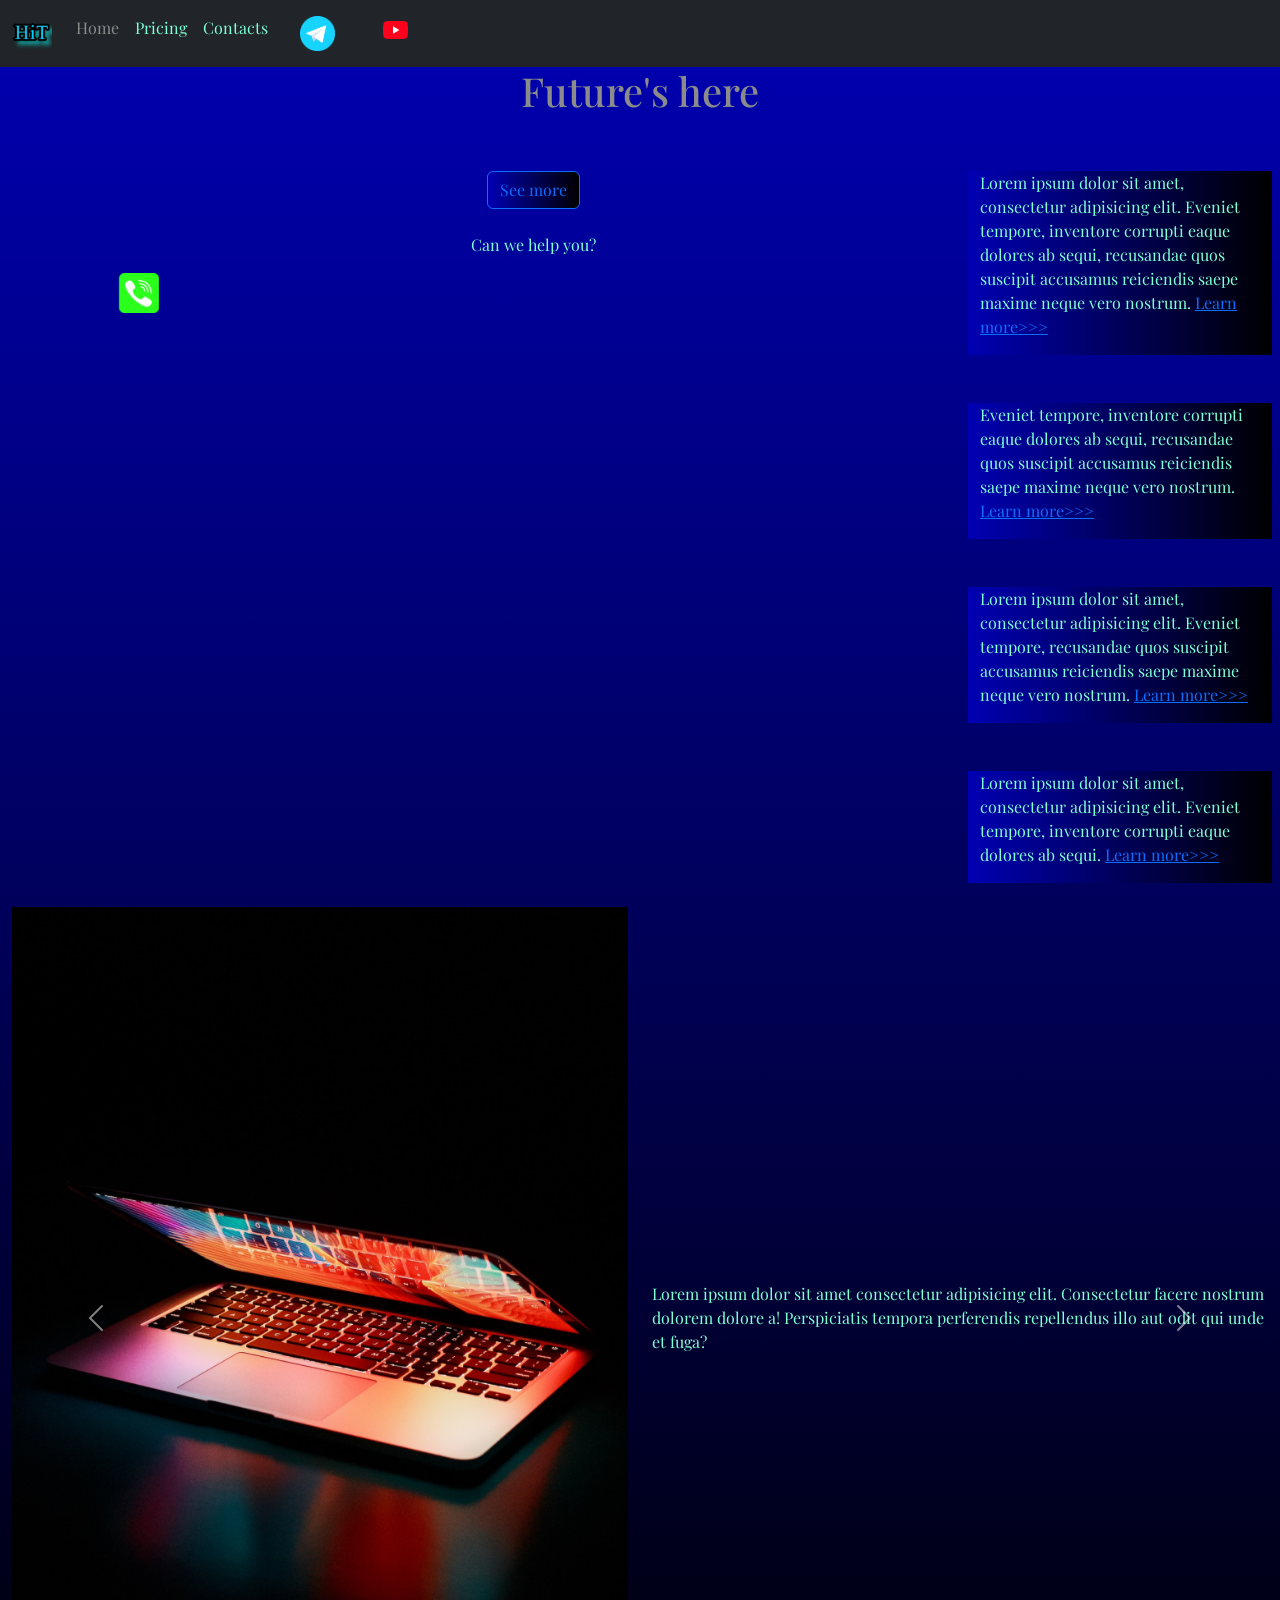
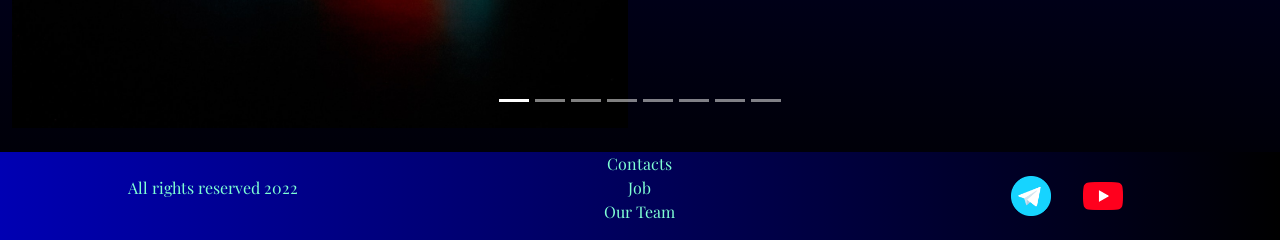
<file: index.html>
<!DOCTYPE html>
<html lang="en">

<head>
    <meta charset="UTF-8">
    <meta name="viewport" content="width=device-width, initial-scale=1.0">
    <link href="https://cdn.jsdelivr.net/npm/bootstrap@5.2.3/dist/css/bootstrap.min.css" rel="stylesheet"
        integrity="sha384-rbsA2VBKQhggwzxH7pPCaAqO46MgnOM80zW1RWuH61DGLwZJEdK2Kadq2F9CUG65" crossorigin="anonymous">
    <link rel="stylesheet" href="source/styles/mycss.css">
    <link rel="stylesheet" href="source/styles/bgvideo.css">

    <link rel="apple-touch-icon" sizes="180x180" href="source/files/favicon_io/apple-touch-icon.png">
    <link rel="icon" type="image/png" sizes="32x32" href="source/files/favicon_io/favicon-32x32.png">
    <link rel="icon" type="image/png" sizes="16x16" href="source/files/favicon_io/favicon-16x16.png">
    <link rel="manifest" href="source/files/favicon_io/site.webmanifest">
    <title>HiT</title>
</head>

<body>
    <header>
        <nav class="navbar navbar-expand-lg navbar-light bg-dark">
            <div class="container-fluid">
                <a class="navbar-brand" href="/"><img src="source/files/logo.png" alt="..."></a>
                <button class="navbar-toggler" type="button" data-bs-toggle="collapse" data-bs-target="#navbarNav"
                    aria-controls="navbarNav" aria-expanded="false" aria-label="Toggle navigation">
                    <span class="navbar-toggler-icon"></span>
                </button>
                <div class="collapse navbar-collapse" id="navbarNav">
                    <ul class="navbar-nav">
                        <li class="nav-item">
                            <a class="nav-link active" aria-current="page" href="/">Home</a>
                        </li>
                        <li class="nav-item">
                            <a class="nav-link" href="pricing.html">Pricing</a>
                        <li class="nav-item">
                            <a class="nav-link" href="pricing.html">Contacts</a>
                        </li>
                        <li class="nav-item">
                            <a class="nav-link" href="pricing.html">
                                <img style="width: 35px; margin-inline: 1em;" src="source/files/tg.png" alt="...">
                            </a>
                        </li>
                        <li class="nav-item">
                            <a class="nav-link" href="pricing.html">
                                <img style="width: 25px; margin-inline: 1em;" src="source/files/yt.png" alt="...">
                            </a>
                        </li>
                    </ul>
                </div>
            </div>
        </nav>
    </header>

    <section>
        <div class="bgvideo">
            <video src="source/files/204565-924698132_tiny.mp4" type="video/mp4" autoplay muted loop></video>
            <div class="effect"></div>
            <div class="video-text">
                <h1>Future's here</h1>
            </div>
        </div>

        <div class="container-fluid mt-4">
            <div class="row">
                <div class="col-lg-1">
                </div>

                <div class="col-lg-8 col-md-12">
                    <div class="row">
                        <div id="carouselExampleIndicators" class="carousel slide" data-bs-ride="true">
                        </div>


                        <div class="col-lg-12 col-md-12 text-center mt-4">
                            <button type="button" class="btn btn-outline-primary">See more</button>
                        </div>
                        <div class="col-lg-12 col-md-12 text-center mt-4">
                            <p>Can we help you?</p>
                        </div>
                        <div class="col-lg-12 col-md-12">
                            <img class="call-aim" style="width: 40px;" src="source/files/phone.png" alt="...">
                        </div>
                    </div>
                </div>

                <div class="col-lg-3 col-md-12">
                    <div class="row px-2">
                        <div class="col-lg-12 sidebar my-4">
                            <p>Lorem ipsum dolor sit amet, consectetur adipisicing elit. Eveniet tempore, inventore
                                corrupti eaque dolores ab sequi, recusandae quos suscipit accusamus reiciendis saepe
                                maxime neque vero nostrum. <a href="#">Learn more>>></a></p>
                        </div>
                        <div class="col-lg-12 sidebar my-4">
                            <p>Eveniet tempore, inventore corrupti eaque dolores ab sequi, recusandae quos suscipit
                                accusamus reiciendis saepe maxime neque vero nostrum. <a href="#">Learn more>>></a></p>
                        </div>
                        <div class="col-lg-12 sidebar my-4">
                            <p>Lorem ipsum dolor sit amet, consectetur adipisicing elit. Eveniet tempore, recusandae
                                quos suscipit accusamus reiciendis saepe maxime neque vero nostrum. <a href="#">Learn
                                    more>>></a></p>
                        </div>
                        <div class="col-lg-12 sidebar my-4">
                            <p>Lorem ipsum dolor sit amet, consectetur adipisicing elit. Eveniet tempore, inventore
                                corrupti eaque dolores ab sequi.
                                <a href="#">Learn more>>></a>
                            </p>
                        </div>
                    </div>
                </div>
                <div id="carouselExampleIndicators" class="carousel slide" data-bs-ride="carousel">
                    <div class="carousel-indicators">
                        <button type="button" data-bs-target="#carouselExampleIndicators" data-bs-slide-to="0"
                            class="active" aria-current="true" aria-label="Slide 1"></button>
                        <button type="button" data-bs-target="#carouselExampleIndicators" data-bs-slide-to="1"
                            aria-label="Slide 2"></button>
                        <button type="button" data-bs-target="#carouselExampleIndicators" data-bs-slide-to="2"
                            aria-label="Slide 3"></button>
                        <button type="button" data-bs-target="#carouselExampleIndicators" data-bs-slide-to="3"
                            aria-label="Slide 4"></button>
                        <button type="button" data-bs-target="#carouselExampleIndicators" data-bs-slide-to="4"
                            aria-label="Slide 5"></button>
                        <button type="button" data-bs-target="#carouselExampleIndicators" data-bs-slide-to="5"
                            aria-label="Slide 6"></button>
                        <button type="button" data-bs-target="#carouselExampleIndicators" data-bs-slide-to="6"
                            aria-label="Slide 7"></button>
                        <button type="button" data-bs-target="#carouselExampleIndicators" data-bs-slide-to="7"
                            aria-label="Slide 8"></button>
                    </div>
                    <div class="carousel-inner">
                        <div class="carousel-item active">
                            <div class="d-block w-100">
                                <div class="row">
                                    <div class="col-lg-6 col-md-6">
                                        <img src="source/files/laptop.png" class="w-100" alt="...">
                                    </div>
                                    <div class="col-lg-6 col-md-6 slide-text">
                                        <p class="slide-text">Lorem ipsum dolor sit amet consectetur adipisicing elit.
                                            Consectetur facere nostrum dolorem dolore a! Perspiciatis tempora
                                            perferendis repellendus illo aut odit qui unde et fuga?</p>
                                    </div>
                                </div>
                            </div>
                        </div>
                        <div class="carousel-item">
                            <div class="d-block w-100">
                                <div class="row">
                                    <div class="col-lg-6 col-md-6">
                                        <img src="source/files/gaming pc.png" class="w-100" alt="...">
                                    </div>
                                    <div class="col-lg-6 col-md-6 slide-text">
                                        <p class="slide-text">Lorem ipsum dolor sit amet consectetur adipisicing elit.
                                            Consectetur facere nostrum dolorem dolore a! Perspiciatis tempora
                                            perferendis repellendus illo </p>
                                    </div>
                                </div>
                            </div>
                        </div>
                        <div class="carousel-item">
                            <div class="d-block w-100">
                                <div class="row">
                                    <div class="col-lg-6 col-md-6">
                                        <img src="source/files/vr.png" class="w-100" alt="...">
                                    </div>
                                    <div class="col-lg-6 col-md-6 slide-text">
                                        <p class="slide-text">Lorem ipsum dolor sit amet consectetur adipisicing elit.
                                            Consectetur facere nostrum dolorem dolore</p>
                                    </div>
                                </div>
                            </div>
                        </div>
                    </div>
                    <div class="carousel-item">
                        <div class="d-block w-100">
                            <div class="row">
                                <div class="col-lg-6 col-md-6">
                                    <img src="source/files/controller.png" class="w-100" alt="...">
                                </div>
                                <div class="col-lg-6 col-md-6 slide-text">
                                    <p class="slide-text">Lorem ipsum dolor sit amet consectetur adipisicing elit.
                                        Consectetur facere nostrum dolorem dolore a! Perspiciatis tempora perferendis
                                        repellendus illo </p>
                                </div>
                            </div>
                        </div>
                    </div>
                    <button class="carousel-control-prev" type="button" data-bs-target="#carouselExampleIndicators"
                        data-bs-slide="prev">
                        <span class="carousel-control-prev-icon" aria-hidden="true"></span>
                        <span class="visually-hidden">Previous</span>
                    </button>
                    <button class="carousel-control-next" type="button" data-bs-target="#carouselExampleIndicators"
                        data-bs-slide="next">
                        <span class="carousel-control-next-icon" aria-hidden="true"></span>
                        <span class="visually-hidden">Next</span>
                    </button>
                </div>
            </div>
        </div>
    </section>

    <footer class="mt-4">
        <div class="container-fluid">
            <div class="row">
                <div class="col-lg-4 col-md-12 footer-text text-center">
                    <p>All rights reserved 2022</p>
                </div>
                <div class="col-lg-4 col-md-12 footer-text text-center">
                    <p>Contacts<br>Job</br>Our Team</p>
                </div>
                <div class="col-lg-4 col-md-12 media-links">
                    <img style="width: 40px; margin-inline: 1em;" src="source/files/tg.png" alt="...">
                    <img style="width: 40px; margin-inline: 1em;" src="source/files/yt.png" alt="...">
                </div>
            </div>
        </div>
    </footer>

    <script src="https://cdn.jsdelivr.net/npm/bootstrap@5.2.3/dist/js/bootstrap.bundle.min.js"
        integrity="sha384-kenU1KFdBIe4zVF0s0G1M5b4hcpxyD9F7jL+jjXkk+Q2h455rYXK/7HAuoJl+0I4"
        crossorigin="anonymous"></script>
</body>

</html>
</file>
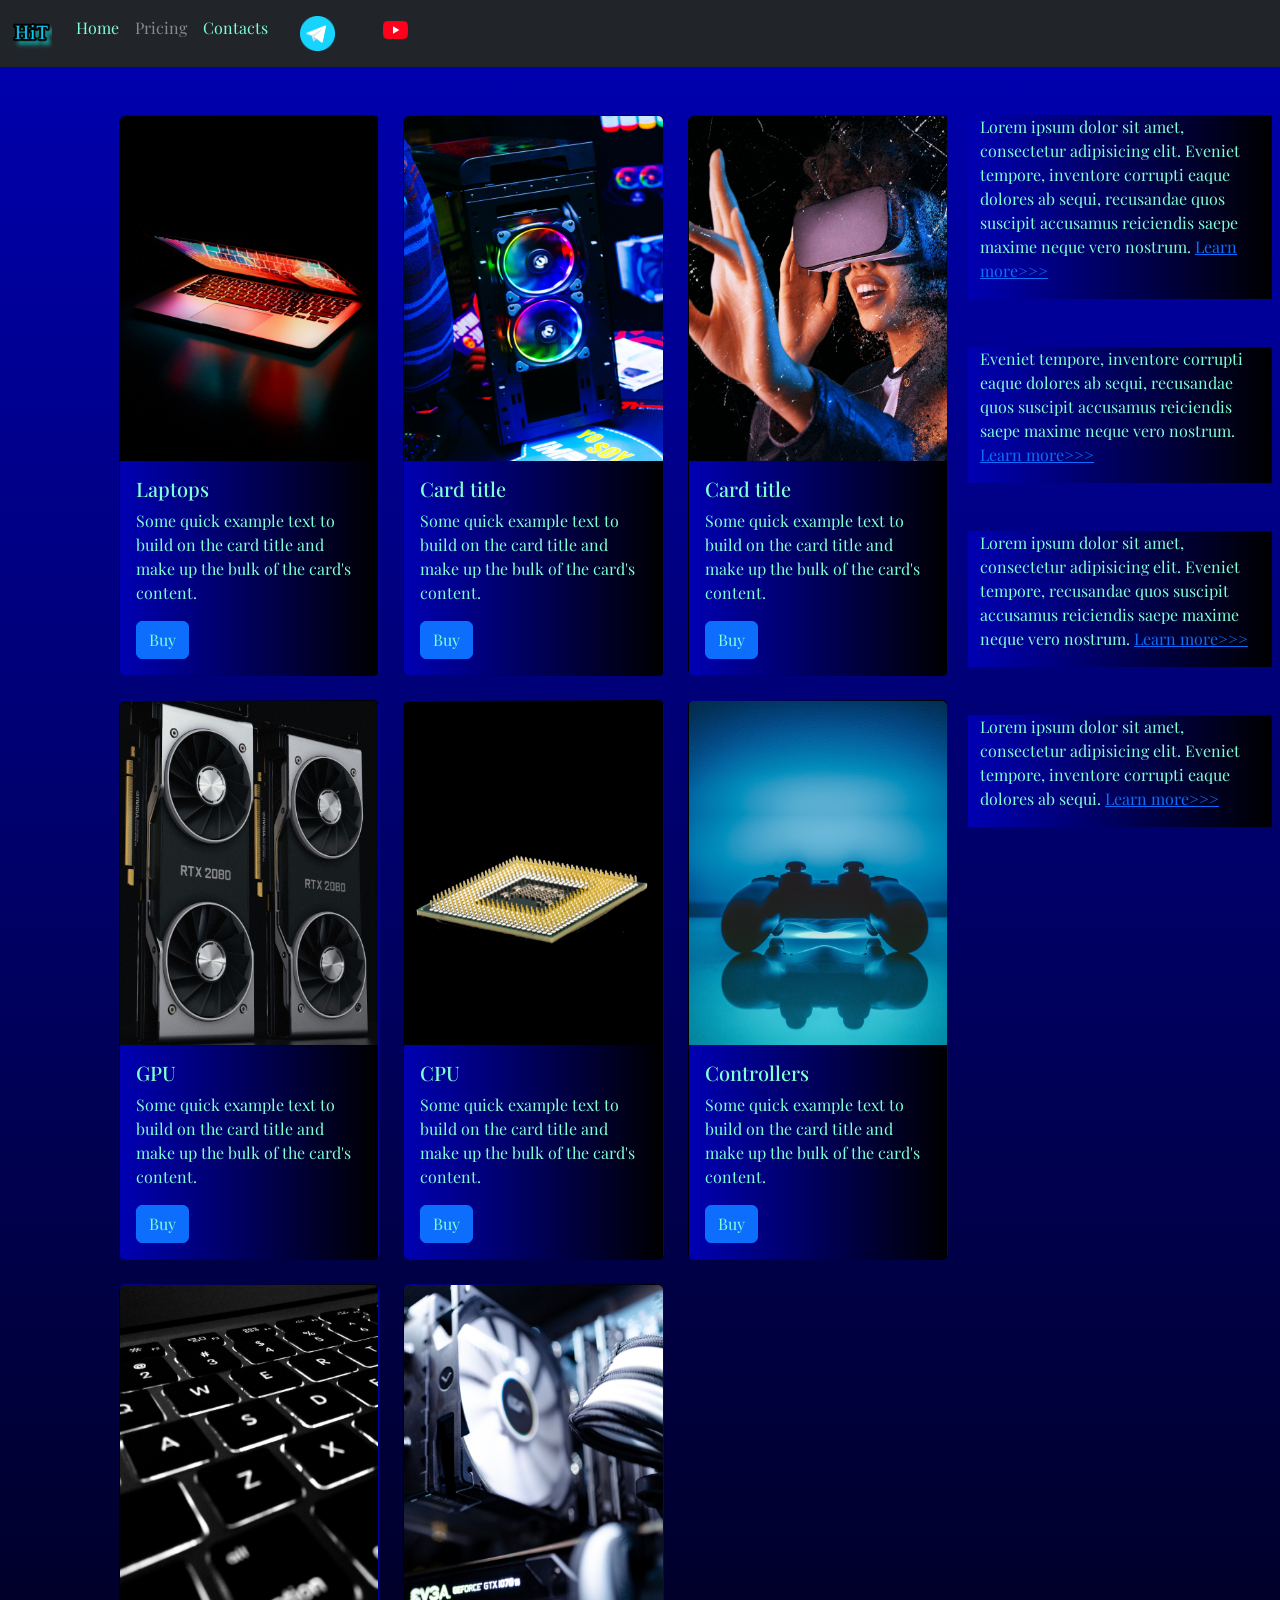
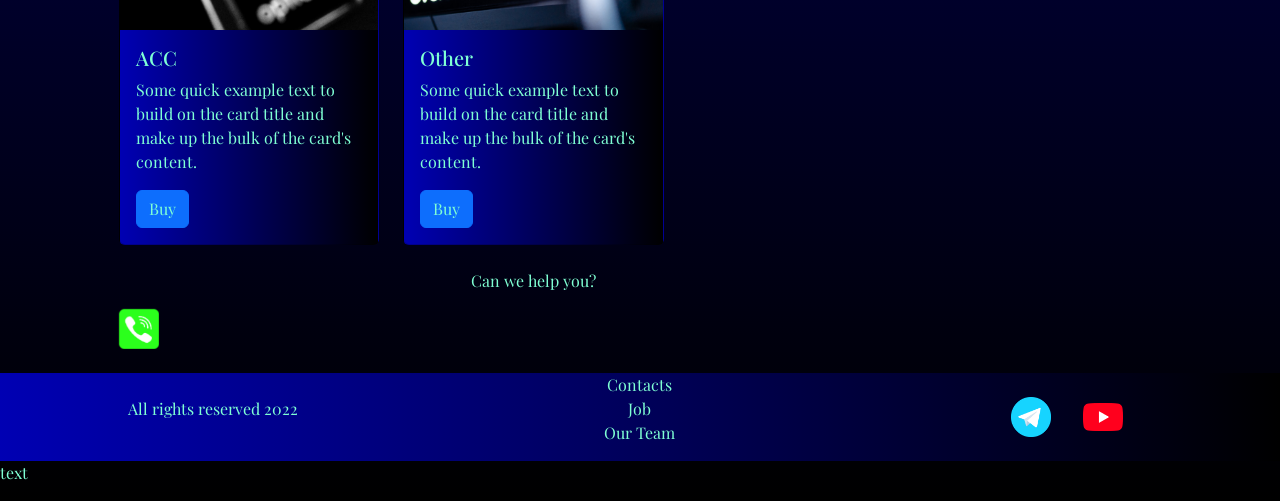
<file: pricing.html>
<!DOCTYPE html>
<html lang="en">

<head>
    <meta charset="UTF-8">
    <meta name="viewport" content="width=device-width, initial-scale=1.0">
    <link href="https://cdn.jsdelivr.net/npm/bootstrap@5.2.3/dist/css/bootstrap.min.css" rel="stylesheet"
        integrity="sha384-rbsA2VBKQhggwzxH7pPCaAqO46MgnOM80zW1RWuH61DGLwZJEdK2Kadq2F9CUG65" crossorigin="anonymous">
    <link rel="stylesheet" href="source/styles/mycss.css">
    <title>HiT</title>
</head>

<body>
    <header>
        <nav class="navbar navbar-expand-lg navbar-light bg-dark">
            <div class="container-fluid">
                <a class="navbar-brand" href="/"><img src="source/files/logo.png" alt="..."></a>
                <button class="navbar-toggler" type="button" data-bs-toggle="collapse" data-bs-target="#navbarNav"
                    aria-controls="navbarNav" aria-expanded="false" aria-label="Toggle navigation">
                    <span class="navbar-toggler-icon"></span>
                </button>
                <div class="collapse navbar-collapse" id="navbarNav">
                    <ul class="navbar-nav">
                        <li class="nav-item">
                            <a class="nav-link" aria-current="page" href="/">Home</a>
                        </li>
                        <li class="nav-item">
                            <a class="nav-link active" href="pricing.html">Pricing</a>
                        </li>
                        <li class="nav-item">
                            <a class="nav-link" href="pricing.html">Contacts</a>
                        </li>
                        <li class="nav-item">
                            <a class="nav-link" href="pricing.html">
                                <img style="width: 35px; margin-inline: 1em;" src="source/files/tg.png" alt="...">
                            </a>
                        </li>
                        <li class="nav-item">
                            <a class="nav-link" href="pricing.html">
                                <img style="width: 25px; margin-inline: 1em;" src="source/files/yt.png" alt="...">
                            </a>
                        </li>
                    </ul>
                </div>
            </div>
        </nav>
    </header>

    <section>
        <div class="container-fluid mt-4">
            <div class="row">
                <div class="col-lg-1">
                </div>

                <div class="col-lg-8 col-md-12">
                    <div class="row">
                        <div class="col-lg-4 col-md-6 mt-4">
                            <div class="card">
                                <a href="#"><img src="source/files/laptop.png" class="card-img-top" alt="Laptop"></a>
                                <div class="card-body">
                                    <h5 class="card-title"><a href="#">Laptops</a></h5>
                                    <p class="card-text"><a href="#">
                                            Some quick example text to build on the card title and make up the bulk
                                            of the card's content.
                                        </a></p>
                                    <a href="#" class="btn btn-primary">Buy</a>
                                </div>
                            </div>
                        </div>
                        <div class="col-lg-4 col-md-6 mt-4">
                            <div class="card">
                                <img src="source/files/gaming pc.png" class="card-img-top" alt="Gaming PC">
                                <div class="card-body">
                                    <h5 class="card-title">Card title</h5>
                                    <p class="card-text">Some quick example text to build on the card title and make up
                                        the bulk
                                        of the card's content.</p>
                                    <a href="#" class="btn btn-primary">Buy</a>
                                </div>
                            </div>
                        </div>
                        <div class="col-lg-4 col-md-6 mt-4">
                            <div class="card">
                                <img src="source/files/vr.png" class="card-img-top" alt="VR">
                                <div class="card-body">
                                    <h5 class="card-title">Card title</h5>
                                    <p class="card-text">Some quick example text to build on the card title and make up
                                        the bulk
                                        of the card's content.</p>
                                    <a href="#" class="btn btn-primary">Buy</a>
                                </div>
                            </div>
                        </div>
                        <div class="col-lg-4 col-md-6 mt-4">
                            <div class="card">
                                <img src="source/files/gpu.png" class="card-img-top" alt="VR">
                                <div class="card-body">
                                    <h5 class="card-title">GPU</h5>
                                    <p class="card-text">Some quick example text to build on the card title and make up
                                        the bulk
                                        of the card's content.</p>
                                    <a href="#" class="btn btn-primary">Buy</a>
                                </div>
                            </div>
                        </div>
                        <div class="col-lg-4 col-md-6 mt-4">
                            <div class="card">
                                <img src="source/files/cpu.png" class="card-img-top" alt="VR">
                                <div class="card-body">
                                    <h5 class="card-title">CPU</h5>
                                    <p class="card-text">Some quick example text to build on the card title and make up
                                        the bulk
                                        of the card's content.</p>
                                    <a href="#" class="btn btn-primary">Buy</a>
                                </div>
                            </div>
                        </div>
                        <div class="col-lg-4 col-md-6 mt-4">
                            <div class="card">
                                <img src="source/files/controller.png" class="card-img-top" alt="VR">
                                <div class="card-body">
                                    <h5 class="card-title">Controllers</h5>
                                    <p class="card-text">Some quick example text to build on the card title and make up
                                        the bulk
                                        of the card's content.</p>
                                    <a href="#" class="btn btn-primary">Buy</a>
                                </div>
                            </div>
                        </div>
                        <div class="col-lg-4 col-md-6 mt-4">
                            <div class="card">
                                <img src="source/files/acc.png" class="card-img-top" alt="VR">
                                <div class="card-body">
                                    <h5 class="card-title">ACC</h5>
                                    <p class="card-text">Some quick example text to build on the card title and make up
                                        the bulk
                                        of the card's content.</p>
                                    <a href="#" class="btn btn-primary">Buy</a>
                                </div>
                            </div>
                        </div>
                        <div class="col-lg-4 col-md-6 mt-4">
                            <div class="card">
                                <img src="source/files/other.png" class="card-img-top" alt="VR">
                                <div class="card-body">
                                    <h5 class="card-title">Other</h5>
                                    <p class="card-text">Some quick example text to build on the card title and make up
                                        the bulk
                                        of the card's content.</p>
                                    <a href="#" class="btn btn-primary">Buy</a>
                                </div>
                            </div>
                        </div>



                    </div>
                    <div class="col-lg-12 col-md-12 text-center mt-4">
                        <p>Can we help you?</p>
                    </div>
                    <div class="col-lg-12 col-md-12">
                        <img class="call-aim" style="width: 40px;" src="source/files/phone.png" alt="...">
                    </div>
                </div>

                <div class="col-lg-3 col-md-12">
                    <div class="row px-2">
                        <div class="col-lg-12 sidebar my-4">
                            <p>Lorem ipsum dolor sit amet, consectetur adipisicing elit. Eveniet tempore, inventore
                                corrupti eaque dolores ab sequi, recusandae quos suscipit accusamus reiciendis saepe
                                maxime neque vero nostrum. <a href="#">Learn more>>></a></p>
                        </div>
                        <div class="col-lg-12 sidebar my-4">
                            <p>Eveniet tempore, inventore corrupti eaque dolores ab sequi, recusandae quos suscipit
                                accusamus reiciendis saepe maxime neque vero nostrum. <a href="#">Learn more>>></a></p>
                        </div>
                        <div class="col-lg-12 sidebar my-4">
                            <p>Lorem ipsum dolor sit amet, consectetur adipisicing elit. Eveniet tempore, recusandae
                                quos suscipit accusamus reiciendis saepe maxime neque vero nostrum. <a href="#">Learn
                                    more>>></a></p>
                        </div>
                        <div class="col-lg-12 sidebar my-4">
                            <p>Lorem ipsum dolor sit amet, consectetur adipisicing elit. Eveniet tempore, inventore
                                corrupti eaque dolores ab sequi.
                                <a href="#">Learn more>>></a>
                            </p>
                        </div>
                    </div>
                </div>

            </div>

        </div>
    </section>

    <footer class="mt-4">
        <div class="container-fluid">
            <div class="row">
                <div class="col-lg-4 col-md-12 footer-text text-center">
                    <p>All rights reserved 2022</p>
                </div>
                <div class="col-lg-4 col-md-12 footer-text text-center">
                    <p>Contacts<br>Job</br>Our Team</p>
                </div>
                <div class="col-lg-4 col-md-12 media-links">
                    <img style="width: 40px; margin-inline: 1em;" src="source/files/tg.png" alt="...">
                    <img style="width: 40px; margin-inline: 1em;" src="source/files/yt.png" alt="...">
                </div>
            </div>
        </div>
    </footer>


    <p>text</p>
    <script src="https://cdn.jsdelivr.net/npm/bootstrap@5.2.3/dist/js/bootstrap.bundle.min.js"
        integrity="sha384-kenU1KFdBIe4zVF0s0G1M5b4hcpxyD9F7jL+jjXkk+Q2h455rYXK/7HAuoJl+0I4"
        crossorigin="anonymous"></script>
</body>

</html>
</file>
<file: source/styles/mycss.css>
@import url('https://fonts.googleapis.com/css?family=Playfair Display&display=swap');

body {
    font-family: Playfair Display, serif;
    background: linear-gradient(0deg, #000000 0%, #0000b3 100%);
}

p {
    color: aquamarine;
}

.nav-link {
    color: aquamarine;
}

.navbar-nav .nav-link.active {
    color: rgb(139, 139, 139);
}

.navbar-brand img {
    width: 40px;
}

.navbar-toggler {
    background-color: rgb(139, 139, 139);
}

.sidebar {
    color: aquamarine;
    background: linear-gradient(270deg, #000000 0%, #0000b3 100%);
}

.card {
    background: linear-gradient(270deg, #000000 0%, #0000b3 100%);
    color: aquamarine;
}

.card a {
    text-decoration: none;
    color: aquamarine;
}


.slide-text,
.footer-text {
    color: aquamarine;
    margin: auto auto;
}

footer,
.btn-outline-primary {
    background: linear-gradient(270deg, #000000 0%, #0000b3 100%);
}

.media-links {
    display: flex;
    justify-content: center;
    align-items: center;
}

.call-aim {
    animation: call 2s ease 0s infinite normal forwards;
}

@keyframes call {
	0%,
	50%,
	100% {
		opacity: 1;
	}

	25%,
	75% {
		opacity: 0;
	}
}

@media (max-width: 755px) {
    .carousel-indicators {
        display: none;
    }
}
</file>
<file: source/styles/bgvideo.css>
.bgvideo {
    height: 70 vh;
    width: 100%;
    position: relative;
    display: flex;
    justify-content: center;
    align-items: center;
}

.bgvideo video {
    height: 70 vh;
    width: 100%;
    position: absolute;
    top: 0;
    left: 0;
    object-fit: cover;
    z-index: 1;
}

.effect {
    height: 70 vh;
    width: 100%;
    position: absolute;
    top: 0;
    left: 0;
    object-fit: cover;
    z-index: 2;
    background-color: rgba(0, 0, 0, 0.514);
}

.video-text {
    color: rgb(139, 139, 139);
    z-index: 2;
}
</file>
